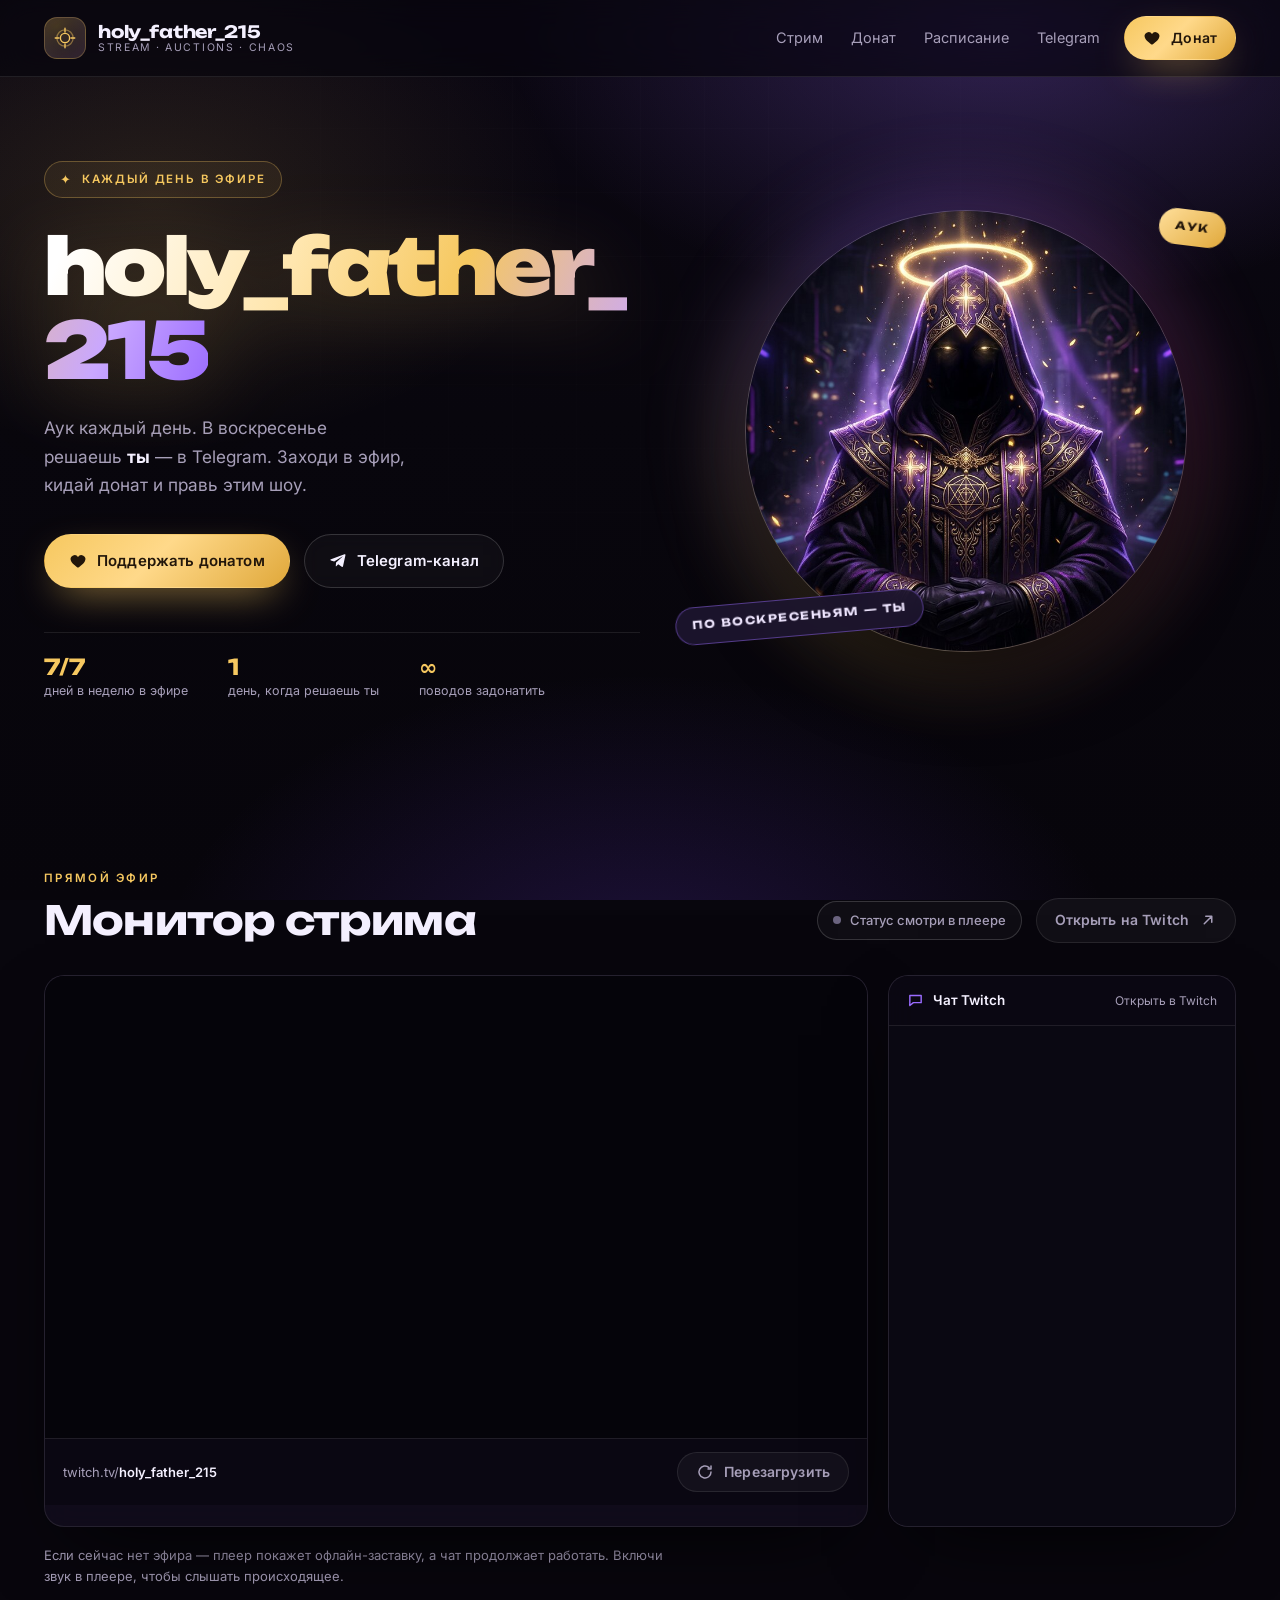
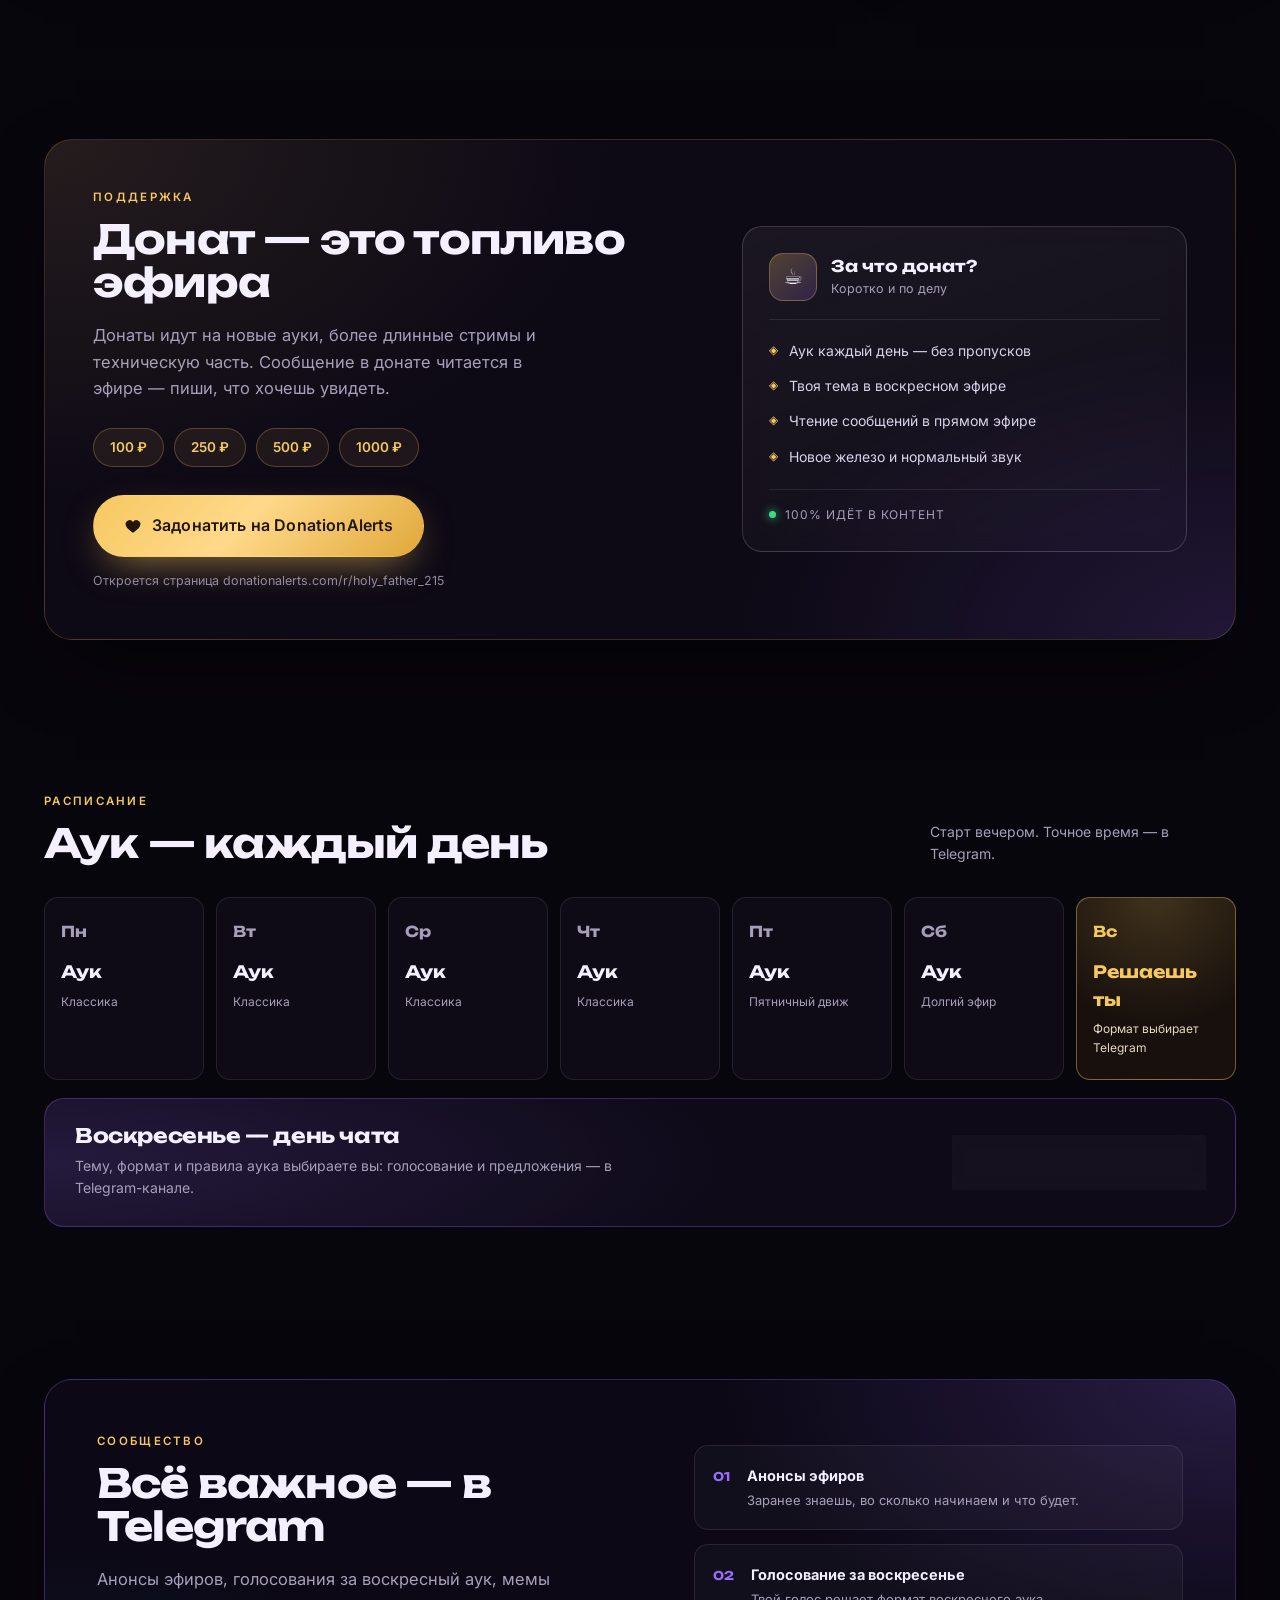
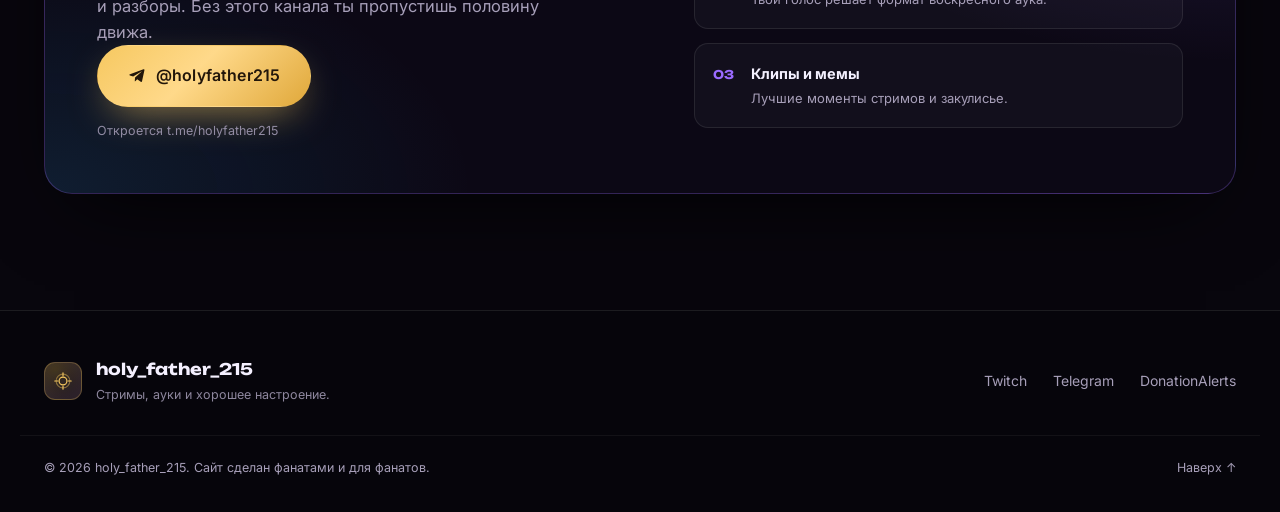
<file: index.html>
<!DOCTYPE html>
<html lang="ru">
<head>
  <meta charset="UTF-8" />
  <meta name="viewport" content="width=device-width, initial-scale=1.0" />
  <title>holy_father_215 — стримы, ауки и донат</title>
  <meta name="description" content="Официальный сайт стримера holy_father_215: прямой эфир Twitch, чат, донат и расписание ауков. Каждый день в эфире, по воскресеньям решаешь ты — в Telegram." />
  <meta name="theme-color" content="#0a0710" />
  <link rel="icon" href="favicon.svg" type="image/svg+xml" />

  <meta property="og:type" content="website" />
  <meta property="og:title" content="holy_father_215 — стримы, ауки и донат" />
  <meta property="og:description" content="Прямой эфир на Twitch, чат, донат и расписание ауков. По воскресеньям решаешь ты — в Telegram." />

  <link rel="preconnect" href="https://fonts.googleapis.com" />
  <link rel="preconnect" href="https://fonts.gstatic.com" crossorigin />
  <link href="https://fonts.googleapis.com/css2?family=Unbounded:wght@500;700;900&family=Inter:wght@400;500;600;700&display=swap" rel="stylesheet" />
  <link rel="stylesheet" href="styles.css" />
</head>
<body>
  <div class="bg-glow" aria-hidden="true"></div>
  <div class="bg-grid" aria-hidden="true"></div>

  <!-- ================= HEADER ================= -->
  <header class="site-header" id="top">
    <div class="container header-inner">
      <a class="brand" href="#top" aria-label="holy_father_215 — на главную">
        <span class="brand-mark" aria-hidden="true">
          <svg viewBox="0 0 48 48" role="img">
            <circle cx="24" cy="24" r="15" fill="none" stroke="currentColor" stroke-width="2.5" opacity=".45"/>
            <circle cx="24" cy="24" r="8.5" fill="none" stroke="currentColor" stroke-width="2.5"/>
            <path d="M24 6v7M24 35v7M6 24h7M35 24h7" stroke="currentColor" stroke-width="2.5" stroke-linecap="round"/>
          </svg>
        </span>
        <span class="brand-text">
          <span class="brand-name">holy_father_215</span>
          <span class="brand-sub">stream · auctions · chaos</span>
        </span>
      </a>

      <nav class="nav" aria-label="Основная навигация">
        <a href="#stream">Стрим</a>
        <a href="#donate">Донат</a>
        <a href="#schedule">Расписание</a>
        <a href="#telegram">Telegram</a>
      </nav>

      <div class="header-actions">
        <span class="live-pill" id="livePill" hidden>
          <span class="live-dot" aria-hidden="true"></span> LIVE
        </span>
        <a class="btn btn-primary btn-sm" href="https://www.donationalerts.com/r/holy_father_215" target="_blank" rel="noopener">
          <svg viewBox="0 0 24 24" aria-hidden="true"><path d="M12 21s-7.5-4.7-9.3-9A5.4 5.4 0 0 1 12 6.6 5.4 5.4 0 0 1 21.3 12c-1.8 4.3-9.3 9-9.3 9Z" fill="currentColor"/></svg>
          Донат
        </a>
        <button class="burger" id="burger" aria-label="Открыть меню" aria-expanded="false" aria-controls="mobileNav">
          <span></span><span></span><span></span>
        </button>
      </div>
    </div>

    <div class="mobile-nav" id="mobileNav" hidden>
      <a href="#stream">Стрим</a>
      <a href="#donate">Донат</a>
      <a href="#schedule">Расписание</a>
      <a href="#telegram">Telegram</a>
    </div>
  </header>

  <main>
    <!-- ================= HERO ================= -->
    <section class="hero">
      <div class="container hero-inner">
        <div class="hero-copy">
          <p class="eyebrow"><span class="spark" aria-hidden="true">✦</span> каждый день в эфире</p>
          <h1 class="hero-title">
            <span class="grad">holy_father_215</span>
          </h1>
          <p class="hero-lead">
            Аук каждый день. В воскресенье решаешь <strong>ты</strong> — в Telegram.
            Заходи в эфир, кидай донат и правь этим шоу.
          </p>

          <div class="hero-cta">
            <a class="btn btn-primary" href="https://www.donationalerts.com/r/holy_father_215" target="_blank" rel="noopener">
              <svg viewBox="0 0 24 24" aria-hidden="true"><path d="M12 21s-7.5-4.7-9.3-9A5.4 5.4 0 0 1 12 6.6 5.4 5.4 0 0 1 21.3 12c-1.8 4.3-9.3 9-9.3 9Z" fill="currentColor"/></svg>
              Поддержать донатом
            </a>
            <a class="btn btn-ghost" href="https://t.me/holyfather215" target="_blank" rel="noopener">
              <svg viewBox="0 0 24 24" aria-hidden="true"><path d="M21.9 4.3 18.7 19c-.2 1-.9 1.3-1.7.8l-4.7-3.5-2.3 2.2c-.3.3-.5.5-1 .5l.4-4.9 8.5-7.7c.4-.3-.1-.5-.6-.2L6.9 12.6 2.5 11.2c-1-.3-1-1 .2-1.4L20.6 3c.8-.3 1.5.2 1.3 1.3Z" fill="currentColor"/></svg>
              Telegram-канал
            </a>
          </div>

          <ul class="hero-facts">
            <li><strong>7/7</strong><span>дней в неделю в эфире</span></li>
            <li><strong>1</strong><span>день, когда решаешь ты</span></li>
            <li><strong>∞</strong><span>поводов задонатить</span></li>
          </ul>
        </div>

        <div class="hero-art" aria-hidden="true">
          <div class="halo"></div>
          <img class="hero-avatar" src="assets/holy-father.jpg" alt="" width="640" height="640" loading="eager" />
          <div class="chip chip-1">АУК</div>
          <div class="chip chip-2">ПО ВОСКРЕСЕНЬЯМ — ТЫ</div>
        </div>
      </div>
    </section>

    <!-- ================= STREAM ================= -->
    <section class="section" id="stream">
      <div class="container">
        <div class="section-head">
          <div>
            <p class="section-kicker">Прямой эфир</p>
            <h2 class="section-title">Монитор стрима</h2>
          </div>
          <div class="section-aside">
            <span class="status" id="statusBadge" data-state="idle">
              <span class="status-dot" aria-hidden="true"></span>
              <span id="statusText">Проверяем эфир…</span>
            </span>
            <a class="btn btn-quiet btn-sm" href="https://www.twitch.tv/holy_father_215" target="_blank" rel="noopener">
              Открыть на Twitch
              <svg viewBox="0 0 24 24" aria-hidden="true"><path d="M7 17 17 7M9 7h8v8" fill="none" stroke="currentColor" stroke-width="2" stroke-linecap="round" stroke-linejoin="round"/></svg>
            </a>
          </div>
        </div>

        <div class="stream-grid">
          <div class="player-card">
            <div class="player-frame" id="playerFrame">
              <div class="player-skeleton" id="playerSkeleton" aria-hidden="true">
                <div class="skeleton-halo"></div>
                <p>Загружаем плеер Twitch…</p>
              </div>
              <iframe
                id="twitchPlayer"
                title="Стрим holy_father_215 на Twitch"
                src="about:blank"
                allowfullscreen
                scrolling="no"
                frameborder="0"></iframe>
            </div>
            <div class="player-bar">
              <div class="player-meta">
                <span class="live-pill small" id="livePillBar" hidden>
                  <span class="live-dot" aria-hidden="true"></span> LIVE
                </span>
                <span class="muted">twitch.tv/<strong>holy_father_215</strong></span>
              </div>
              <button class="btn btn-quiet btn-sm" id="reloadPlayer" type="button">
                <svg viewBox="0 0 24 24" aria-hidden="true"><path d="M20 12a8 8 0 1 1-2.6-5.9M20 4v4h-4" fill="none" stroke="currentColor" stroke-width="2" stroke-linecap="round" stroke-linejoin="round"/></svg>
                Перезагрузить
              </button>
            </div>
          </div>

          <div class="chat-card">
            <div class="chat-head">
              <span class="chat-title">
                <svg viewBox="0 0 24 24" aria-hidden="true"><path d="M4 5h16v10H9l-5 4V5Z" fill="none" stroke="currentColor" stroke-width="2" stroke-linejoin="round"/></svg>
                Чат Twitch
              </span>
              <a class="chat-link" href="https://www.twitch.tv/holy_father_215" target="_blank" rel="noopener">Открыть в Twitch</a>
            </div>
            <div class="chat-frame">
              <div class="chat-skeleton" id="chatSkeleton" aria-hidden="true">
                <span class="chat-line w70"></span>
                <span class="chat-line w45"></span>
                <span class="chat-line w85"></span>
                <span class="chat-line w60"></span>
                <span class="chat-line w75"></span>
                <span class="chat-line w40"></span>
              </div>
              <iframe
                id="twitchChat"
                title="Чат стрима holy_father_215"
                src="about:blank"
                height="500"
                scrolling="no"
                frameborder="0"></iframe>
            </div>
          </div>
        </div>

        <noscript>
          <p class="stream-note">
            Для встроенного плеера и чата нужен JavaScript. Смотреть стрим можно напрямую:
            <a href="https://www.twitch.tv/holy_father_215" target="_blank" rel="noopener">twitch.tv/holy_father_215</a>.
          </p>
        </noscript>

        <p class="stream-note">
          Если сейчас нет эфира — плеер покажет офлайн-заставку, а чат продолжает работать.
          Включи звук в плеере, чтобы слышать происходящее.
        </p>
      </div>
    </section>

    <!-- ================= DONATE ================= -->
    <section class="section" id="donate">
      <div class="container">
        <div class="donate-grid">
          <div class="donate-copy">
            <p class="section-kicker">Поддержка</p>
            <h2 class="section-title">Донат — это топливо эфира</h2>
            <p class="lead">
              Донаты идут на новые ауки, более длинные стримы и техническую часть.
              Сообщение в донате читается в эфире — пиши, что хочешь увидеть.
            </p>

            <div class="donate-amounts" aria-hidden="true">
              <span>100 ₽</span>
              <span>250 ₽</span>
              <span>500 ₽</span>
              <span>1000 ₽</span>
            </div>

            <a class="btn btn-primary btn-lg" href="https://www.donationalerts.com/r/holy_father_215" target="_blank" rel="noopener">
              <svg viewBox="0 0 24 24" aria-hidden="true"><path d="M12 21s-7.5-4.7-9.3-9A5.4 5.4 0 0 1 12 6.6 5.4 5.4 0 0 1 21.3 12c-1.8 4.3-9.3 9-9.3 9Z" fill="currentColor"/></svg>
              Задонатить на DonationAlerts
            </a>
            <p class="tiny">Откроется страница donationalerts.com/r/holy_father_215</p>
          </div>

          <div class="donate-card">
            <div class="donate-card-top">
              <span class="donate-emoji" aria-hidden="true">☕</span>
              <div>
                <p class="donate-card-title">За что донат?</p>
                <p class="donate-card-sub">Коротко и по делу</p>
              </div>
            </div>
            <ul class="donate-list">
              <li><span aria-hidden="true">◈</span> Аук каждый день — без пропусков</li>
              <li><span aria-hidden="true">◈</span> Твоя тема в воскресном эфире</li>
              <li><span aria-hidden="true">◈</span> Чтение сообщений в прямом эфире</li>
              <li><span aria-hidden="true">◈</span> Новое железо и нормальный звук</li>
            </ul>
            <div class="donate-card-footer">
              <span class="pulse-dot" aria-hidden="true"></span>
              100% идёт в контент
            </div>
          </div>
        </div>
      </div>
    </section>

    <!-- ================= SCHEDULE ================= -->
    <section class="section" id="schedule">
      <div class="container">
        <div class="section-head">
          <div>
            <p class="section-kicker">Расписание</p>
            <h2 class="section-title">Аук — каждый день</h2>
          </div>
          <p class="section-aside-text">Старт вечером. Точное время — в Telegram.</p>
        </div>

        <div class="week">
          <article class="day">
            <p class="day-name">Пн</p>
            <p class="day-tag">Аук</p>
            <p class="day-note">Классика</p>
          </article>
          <article class="day">
            <p class="day-name">Вт</p>
            <p class="day-tag">Аук</p>
            <p class="day-note">Классика</p>
          </article>
          <article class="day">
            <p class="day-name">Ср</p>
            <p class="day-tag">Аук</p>
            <p class="day-note">Классика</p>
          </article>
          <article class="day">
            <p class="day-name">Чт</p>
            <p class="day-tag">Аук</p>
            <p class="day-note">Классика</p>
          </article>
          <article class="day">
            <p class="day-name">Пт</p>
            <p class="day-tag">Аук</p>
            <p class="day-note">Пятничный движ</p>
          </article>
          <article class="day">
            <p class="day-name">Сб</p>
            <p class="day-tag">Аук</p>
            <p class="day-note">Долгий эфир</p>
          </article>
          <article class="day day-special">
            <p class="day-name">Вс</p>
            <p class="day-tag">Решаешь ты</p>
            <p class="day-note">Формат выбирает Telegram</p>
          </article>
        </div>

        <div class="sunday-banner">
          <div class="sunday-text">
            <h3>Воскресенье — день чата</h3>
            <p>Тему, формат и правила аука выбираете вы: голосование и предложения — в Telegram-канале.</p>
          </div>
          <a class="btn btn-ghost" href="https://t.me/holyfather215" target="_blank" rel="noopener">
            <svg viewBox="0 0 24 24" aria-hidden="true"><path d="M21.9 4.3 18.7 19c-.2 1-.9 1.3-1.7.8l-4.7-3.5-2.3 2.2c-.3.3-.5.5-1 .5l.4-4.9 8.5-7.7c.4-.3-.1-.5-.6-.2L6.9 12.6 2.5 11.2c-1-.3-1-1 .2-1.4L20.6 3c.8-.3 1.5.2 1.3 1.3Z" fill="currentColor"/></svg>
            Голосовать в Telegram
          </a>
        </div>
      </div>
    </section>

    <!-- ================= TELEGRAM ================= -->
    <section class="section" id="telegram">
      <div class="container">
        <div class="telegram-card">
          <div class="telegram-copy">
            <p class="section-kicker">Сообщество</p>
            <h2 class="section-title">Всё важное — в Telegram</h2>
            <p class="lead">
              Анонсы эфиров, голосования за воскресный аук, мемы и разборы.
              Без этого канала ты пропустишь половину движа.
            </p>
            <a class="btn btn-primary btn-lg" href="https://t.me/holyfather215" target="_blank" rel="noopener">
              <svg viewBox="0 0 24 24" aria-hidden="true"><path d="M21.9 4.3 18.7 19c-.2 1-.9 1.3-1.7.8l-4.7-3.5-2.3 2.2c-.3.3-.5.5-1 .5l.4-4.9 8.5-7.7c.4-.3-.1-.5-.6-.2L6.9 12.6 2.5 11.2c-1-.3-1-1 .2-1.4L20.6 3c.8-.3 1.5.2 1.3 1.3Z" fill="currentColor"/></svg>
              @holyfather215
            </a>
            <p class="tiny">Откроется t.me/holyfather215</p>
          </div>
          <ul class="telegram-points">
            <li>
              <span class="point-icon" aria-hidden="true">01</span>
              <div>
                <strong>Анонсы эфиров</strong>
                <p>Заранее знаешь, во сколько начинаем и что будет.</p>
              </div>
            </li>
            <li>
              <span class="point-icon" aria-hidden="true">02</span>
              <div>
                <strong>Голосование за воскресенье</strong>
                <p>Твой голос решает формат воскресного аука.</p>
              </div>
            </li>
            <li>
              <span class="point-icon" aria-hidden="true">03</span>
              <div>
                <strong>Клипы и мемы</strong>
                <p>Лучшие моменты стримов и закулисье.</p>
              </div>
            </li>
          </ul>
        </div>
      </div>
    </section>
  </main>

  <!-- ================= FOOTER ================= -->
  <footer class="site-footer">
    <div class="container footer-inner">
      <div class="footer-brand">
        <span class="brand-mark small" aria-hidden="true">
          <svg viewBox="0 0 48 48">
            <circle cx="24" cy="24" r="15" fill="none" stroke="currentColor" stroke-width="2.5" opacity=".45"/>
            <circle cx="24" cy="24" r="8.5" fill="none" stroke="currentColor" stroke-width="2.5"/>
            <path d="M24 6v7M24 35v7M6 24h7M35 24h7" stroke="currentColor" stroke-width="2.5" stroke-linecap="round"/>
          </svg>
        </span>
        <div>
          <p class="footer-name">holy_father_215</p>
          <p class="tiny">Стримы, ауки и хорошее настроение.</p>
        </div>
      </div>

      <nav class="footer-links" aria-label="Ссылки">
        <a href="https://www.twitch.tv/holy_father_215" target="_blank" rel="noopener">Twitch</a>
        <a href="https://t.me/holyfather215" target="_blank" rel="noopener">Telegram</a>
        <a href="https://www.donationalerts.com/r/holy_father_215" target="_blank" rel="noopener">DonationAlerts</a>
      </nav>
    </div>
    <div class="container footer-bottom">
      <p>© <span id="year">2026</span> holy_father_215. Сайт сделан фанатами и для фанатов.</p>
      <a href="#top" class="to-top">Наверх ↑</a>
    </div>
  </footer>

  <script src="script.js" defer></script>
</body>
</html>
</file>
<file: styles.css>
/* ============================================================
   holy_father_215 — site styles
   ============================================================ */

:root {
  --bg: #08060d;
  --bg-soft: #0e0a17;
  --panel: rgba(20, 15, 32, 0.72);
  --panel-solid: #130e20;
  --line: rgba(255, 255, 255, 0.09);
  --line-strong: rgba(255, 255, 255, 0.16);
  --text: #f4f0ff;
  --muted: #a79fb9;
  --gold: #f6c860;
  --gold-deep: #e0a83a;
  --violet: #9a6bff;
  --violet-deep: #6d3ce0;
  --pink: #ff5db1;
  --green: #3ddc84;
  --radius: 20px;
  --radius-sm: 14px;
  --container: 1240px;
  --font-display: "Unbounded", "Trebuchet MS", system-ui, sans-serif;
  --font-body: "Inter", system-ui, -apple-system, "Segoe UI", Roboto, sans-serif;
  --shadow-lg: 0 30px 80px -30px rgba(0, 0, 0, 0.9);
}

* { box-sizing: border-box; }

html {
  scroll-behavior: smooth;
  scroll-padding-top: 96px;
}

body {
  margin: 0;
  background: var(--bg);
  color: var(--text);
  font-family: var(--font-body);
  font-size: 16px;
  line-height: 1.6;
  -webkit-font-smoothing: antialiased;
  overflow-x: hidden;
}

img { max-width: 100%; display: block; }

a { color: inherit; text-decoration: none; }

h1, h2, h3 {
  font-family: var(--font-display);
  line-height: 1.08;
  letter-spacing: -0.02em;
  margin: 0;
  font-weight: 700;
}

p { margin: 0; }

.container {
  width: 100%;
  max-width: var(--container);
  margin: 0 auto;
  padding: 0 24px;
}

/* ---------- background decor ---------- */

.bg-glow {
  position: fixed;
  inset: 0;
  z-index: -3;
  pointer-events: none;
  background:
    radial-gradient(58% 46% at 78% 4%, rgba(154, 107, 255, 0.26), transparent 66%),
    radial-gradient(46% 40% at 12% 22%, rgba(246, 200, 96, 0.12), transparent 70%),
    radial-gradient(52% 46% at 50% 108%, rgba(109, 60, 224, 0.22), transparent 72%),
    linear-gradient(180deg, #0b0713 0%, #08060d 46%, #07050b 100%);
}

.bg-grid {
  position: fixed;
  inset: 0;
  z-index: -2;
  pointer-events: none;
  opacity: 0.35;
  background-image:
    linear-gradient(rgba(255, 255, 255, 0.045) 1px, transparent 1px),
    linear-gradient(90deg, rgba(255, 255, 255, 0.045) 1px, transparent 1px);
  background-size: 64px 64px;
  mask-image: radial-gradient(circle at 50% 20%, #000 0%, transparent 78%);
  -webkit-mask-image: radial-gradient(circle at 50% 20%, #000 0%, transparent 78%);
}

/* ---------- buttons ---------- */

.btn {
  --btn-bg: transparent;
  display: inline-flex;
  align-items: center;
  justify-content: center;
  gap: 10px;
  padding: 14px 24px;
  border-radius: 999px;
  border: 1px solid var(--line-strong);
  background: var(--btn-bg);
  font-family: var(--font-body);
  font-size: 15px;
  font-weight: 600;
  letter-spacing: 0.01em;
  color: var(--text);
  cursor: pointer;
  transition: transform 0.18s ease, box-shadow 0.25s ease, background 0.25s ease, border-color 0.25s ease;
  white-space: nowrap;
}

.btn svg { width: 18px; height: 18px; flex: none; }

.btn:hover { transform: translateY(-2px); }
.btn:active { transform: translateY(0) scale(0.99); }

.btn-primary {
  --btn-bg: linear-gradient(135deg, var(--gold) 0%, #ffd98a 45%, var(--gold-deep) 100%);
  color: #22160a;
  border-color: transparent;
  box-shadow: 0 14px 40px -14px rgba(246, 200, 96, 0.7);
}

.btn-primary:hover {
  box-shadow: 0 20px 46px -14px rgba(246, 200, 96, 0.85);
}

.btn-ghost {
  background: rgba(255, 255, 255, 0.03);
  border-color: var(--line-strong);
  backdrop-filter: blur(8px);
}

.btn-ghost:hover {
  background: rgba(255, 255, 255, 0.07);
  border-color: rgba(255, 255, 255, 0.3);
}

.btn-quiet {
  background: rgba(255, 255, 255, 0.04);
  border-color: var(--line);
  color: var(--muted);
  font-size: 13px;
  padding: 9px 16px;
}

.btn-quiet:hover { color: var(--text); background: rgba(255, 255, 255, 0.08); }

.btn-sm { padding: 10px 18px; font-size: 14px; }
.btn-lg { padding: 17px 30px; font-size: 16px; }

/* ---------- header ---------- */

.site-header {
  position: sticky;
  top: 0;
  z-index: 60;
  backdrop-filter: blur(16px) saturate(140%);
  -webkit-backdrop-filter: blur(16px) saturate(140%);
  background: rgba(8, 6, 13, 0.72);
  border-bottom: 1px solid var(--line);
}

.header-inner {
  display: flex;
  align-items: center;
  gap: 24px;
  height: 76px;
}

.brand {
  display: inline-flex;
  align-items: center;
  gap: 12px;
  flex: none;
}

.brand-mark {
  width: 42px;
  height: 42px;
  display: grid;
  place-items: center;
  border-radius: 13px;
  color: var(--gold);
  background: radial-gradient(circle at 30% 20%, rgba(246, 200, 96, 0.22), rgba(154, 107, 255, 0.12));
  border: 1px solid rgba(246, 200, 96, 0.32);
  box-shadow: inset 0 0 22px rgba(246, 200, 96, 0.12);
}

.brand-mark svg { width: 26px; height: 26px; }
.brand-mark.small { width: 38px; height: 38px; border-radius: 11px; flex: none; }
.brand-mark.small svg { width: 22px; height: 22px; }

.brand-text { display: flex; flex-direction: column; line-height: 1.15; }

.brand-name {
  font-family: var(--font-display);
  font-weight: 700;
  font-size: 17px;
  letter-spacing: -0.01em;
}

.brand-sub {
  font-size: 10.5px;
  text-transform: uppercase;
  letter-spacing: 0.16em;
  color: var(--muted);
}

.nav {
  display: flex;
  align-items: center;
  gap: 28px;
  margin-left: auto;
  font-size: 14.5px;
  color: var(--muted);
}

.nav a { position: relative; padding: 6px 0; transition: color 0.2s ease; }
.nav a::after {
  content: "";
  position: absolute;
  left: 0;
  bottom: 0;
  height: 1.5px;
  width: 0;
  background: var(--gold);
  transition: width 0.25s ease;
}
.nav a:hover { color: var(--text); }
.nav a:hover::after { width: 100%; }

.header-actions { display: flex; align-items: center; gap: 12px; }

.live-pill {
  display: inline-flex;
  align-items: center;
  gap: 8px;
  padding: 6px 12px;
  border-radius: 999px;
  font-size: 10.5px;
  font-weight: 700;
  letter-spacing: 0.18em;
  text-transform: uppercase;
  color: #ffd9e6;
  background: rgba(255, 93, 177, 0.12);
  border: 1px solid rgba(255, 93, 177, 0.4);
}

.live-pill.small { font-size: 9.5px; padding: 4px 9px; letter-spacing: 0.14em; }

/* hidden должен побеждать display: inline-flex */
.live-pill[hidden] { display: none !important; }
.status[hidden] { display: none !important; }

.live-dot,
.pulse-dot {
  width: 7px;
  height: 7px;
  border-radius: 50%;
  background: var(--pink);
  box-shadow: 0 0 0 0 rgba(255, 93, 177, 0.7);
  animation: pulse 1.8s infinite;
  flex: none;
}

@keyframes pulse {
  0% { box-shadow: 0 0 0 0 rgba(255, 93, 177, 0.6); }
  70% { box-shadow: 0 0 0 9px rgba(255, 93, 177, 0); }
  100% { box-shadow: 0 0 0 0 rgba(255, 93, 177, 0); }
}

.burger {
  display: none;
  flex-direction: column;
  justify-content: center;
  gap: 5px;
  width: 42px;
  height: 42px;
  padding: 0 10px;
  border-radius: 12px;
  border: 1px solid var(--line-strong);
  background: rgba(255, 255, 255, 0.04);
  cursor: pointer;
}

.burger span {
  display: block;
  height: 2px;
  width: 100%;
  border-radius: 2px;
  background: var(--text);
  transition: transform 0.25s ease, opacity 0.2s ease;
}

.burger[aria-expanded="true"] span:nth-child(1) { transform: translateY(7px) rotate(45deg); }
.burger[aria-expanded="true"] span:nth-child(2) { opacity: 0; }
.burger[aria-expanded="true"] span:nth-child(3) { transform: translateY(-7px) rotate(-45deg); }

.mobile-nav {
  display: none;
  flex-direction: column;
  padding: 10px 24px 22px;
  gap: 4px;
  border-top: 1px solid var(--line);
  background: rgba(8, 6, 13, 0.97);
}

.mobile-nav a {
  padding: 12px 0;
  font-size: 16px;
  color: var(--muted);
  border-bottom: 1px solid rgba(255, 255, 255, 0.05);
}
.mobile-nav a:last-child { border-bottom: 0; color: var(--gold); }

/* ---------- hero ---------- */

.hero { position: relative; padding: 84px 0 92px; }

.hero-inner {
  display: grid;
  grid-template-columns: minmax(0, 1.05fr) minmax(0, 0.95fr);
  gap: 56px;
  align-items: center;
}

.eyebrow {
  display: inline-flex;
  align-items: center;
  gap: 9px;
  padding: 7px 15px;
  border-radius: 999px;
  border: 1px solid rgba(246, 200, 96, 0.3);
  background: rgba(246, 200, 96, 0.07);
  color: var(--gold);
  font-size: 11.5px;
  font-weight: 600;
  letter-spacing: 0.16em;
  text-transform: uppercase;
  margin-bottom: 26px;
}

.spark { font-size: 13px; }

.hero-title {
  font-size: clamp(40px, 7vw, 78px);
  font-weight: 900;
  letter-spacing: -0.045em;
  margin-bottom: 22px;
}

.grad {
  background: linear-gradient(112deg, #fff 4%, #ffe6ae 34%, var(--gold) 56%, #c9a7ff 84%, var(--violet));
  -webkit-background-clip: text;
  background-clip: text;
  color: transparent;
  filter: drop-shadow(0 12px 40px rgba(246, 200, 96, 0.22));
  word-break: break-word;
}

.hero-lead {
  font-size: clamp(15.5px, 1.35vw, 18.5px);
  color: var(--muted);
  max-width: 33ch;
  line-height: 1.65;
}

.hero-lead strong { color: var(--text); }

.hero-cta {
  display: flex;
  flex-wrap: wrap;
  gap: 14px;
  margin-top: 34px;
}

.hero-facts {
  display: flex;
  flex-wrap: wrap;
  gap: 14px 40px;
  margin: 44px 0 0;
  padding: 22px 0 0;
  list-style: none;
  border-top: 1px solid var(--line);
}

.hero-facts li { display: flex; flex-direction: column; gap: 2px; }

.hero-facts strong {
  font-family: var(--font-display);
  font-size: 22px;
  font-weight: 700;
  color: var(--gold);
  line-height: 1.1;
}

.hero-facts span { font-size: 12.5px; color: var(--muted); }

/* hero art */

.hero-art {
  position: relative;
  aspect-ratio: 1 / 1;
  display: grid;
  place-items: center;
  isolation: isolate;
}

.halo {
  position: absolute;
  inset: 6%;
  border-radius: 50%;
  background:
    conic-gradient(from 210deg, rgba(246, 200, 96, 0.55), rgba(154, 107, 255, 0.5), rgba(255, 93, 177, 0.35), rgba(246, 200, 96, 0.55));
  filter: blur(42px);
  opacity: 0.6;
  animation: spin 22s linear infinite;
  z-index: -1;
}

@keyframes spin { to { transform: rotate(360deg); } }

.hero-avatar {
  width: 82%;
  height: auto;
  aspect-ratio: 1 / 1;
  object-fit: cover;
  border-radius: 50%;
  border: 1px solid rgba(255, 255, 255, 0.2);
  box-shadow: 0 40px 90px -30px rgba(0, 0, 0, 0.95), inset 0 0 0 1px rgba(255, 255, 255, 0.06);
  animation: float 9s ease-in-out infinite;
}

@keyframes float {
  0%, 100% { transform: translateY(0); }
  50% { transform: translateY(-14px); }
}

.chip {
  position: absolute;
  padding: 9px 16px;
  border-radius: 999px;
  font-family: var(--font-display);
  font-size: 11px;
  font-weight: 700;
  letter-spacing: 0.14em;
  text-transform: uppercase;
  backdrop-filter: blur(12px);
  box-shadow: var(--shadow-lg);
}

.chip-1 {
  top: 9%;
  right: 2%;
  color: #22160a;
  background: linear-gradient(135deg, #ffdf9b, var(--gold-deep));
  transform: rotate(7deg);
  animation: float 7s ease-in-out infinite;
}

.chip-2 {
  bottom: 12%;
  left: -4%;
  color: #efe6ff;
  background: rgba(28, 20, 46, 0.9);
  border: 1px solid rgba(154, 107, 255, 0.45);
  transform: rotate(-5deg);
  animation: float 8s ease-in-out infinite 0.6s;
}

/* ---------- sections ---------- */

.section { padding: 76px 0; }

.section-head {
  display: flex;
  align-items: flex-end;
  justify-content: space-between;
  flex-wrap: wrap;
  gap: 20px;
  margin-bottom: 32px;
}

.section-kicker {
  font-size: 11.5px;
  font-weight: 600;
  letter-spacing: 0.2em;
  text-transform: uppercase;
  color: var(--gold);
  margin-bottom: 12px;
}

.section-title {
  font-size: clamp(26px, 3.4vw, 40px);
  font-weight: 700;
}

.section-aside {
  display: flex;
  align-items: center;
  gap: 14px;
  flex-wrap: wrap;
}

.section-aside-text { font-size: 14px; color: var(--muted); max-width: 34ch; }

.lead {
  font-size: 16.5px;
  color: var(--muted);
  max-width: 46ch;
  margin-top: 18px;
}

.tiny { font-size: 12.5px; color: var(--muted); opacity: 0.85; margin-top: 14px; }

/* status badge */

.status {
  display: inline-flex;
  align-items: center;
  gap: 9px;
  padding: 8px 15px;
  border-radius: 999px;
  font-size: 13px;
  font-weight: 500;
  color: var(--muted);
  border: 1px solid var(--line-strong);
  background: rgba(255, 255, 255, 0.03);
}

.status-dot {
  width: 8px;
  height: 8px;
  border-radius: 50%;
  background: #6b6480;
  flex: none;
  transition: background 0.3s ease;
}

.status[data-state="live"] { color: #ffd9e6; border-color: rgba(255, 93, 177, 0.42); background: rgba(255, 93, 177, 0.1); }
.status[data-state="live"] .status-dot { background: var(--pink); animation: pulse 1.8s infinite; }
.status[data-state="offline"] .status-dot { background: #6b6480; }
.status[data-state="error"] .status-dot { background: #f5a35b; }

/* ---------- stream ---------- */

.stream-grid {
  display: grid;
  grid-template-columns: minmax(0, 1fr) 348px;
  gap: 20px;
  align-items: stretch;
}

.player-card,
.chat-card {
  border-radius: var(--radius);
  border: 1px solid var(--line);
  background: var(--panel);
  backdrop-filter: blur(14px);
  overflow: hidden;
  box-shadow: var(--shadow-lg);
}

.player-frame {
  position: relative;
  aspect-ratio: 16 / 9;
  width: 100%;
  background: #05040a;
}

.player-frame iframe {
  position: absolute;
  inset: 0;
  width: 100%;
  height: 100%;
  border: 0;
  z-index: 2;
}

.player-skeleton {
  position: absolute;
  inset: 0;
  z-index: 1;
  display: grid;
  place-items: center;
  gap: 14px;
  align-content: center;
  color: var(--muted);
  font-size: 13px;
  background:
    radial-gradient(60% 60% at 50% 40%, rgba(154, 107, 255, 0.16), transparent 70%),
    #07050e;
}

.skeleton-halo {
  width: 64px;
  height: 64px;
  border-radius: 50%;
  border: 2px solid rgba(246, 200, 96, 0.35);
  border-top-color: var(--gold);
  animation: spin 1.1s linear infinite;
}

.player-bar {
  display: flex;
  align-items: center;
  justify-content: space-between;
  gap: 16px;
  padding: 13px 18px;
  border-top: 1px solid var(--line);
  background: rgba(9, 7, 15, 0.7);
}

.player-meta { display: flex; align-items: center; gap: 12px; font-size: 13px; }
.muted { color: var(--muted); }
.muted strong { color: var(--text); font-weight: 600; }

.chat-card { display: flex; flex-direction: column; }

.chat-head {
  display: flex;
  align-items: center;
  justify-content: space-between;
  gap: 12px;
  padding: 14px 18px;
  border-bottom: 1px solid var(--line);
  background: rgba(9, 7, 15, 0.7);
}

.chat-title {
  display: inline-flex;
  align-items: center;
  gap: 9px;
  font-size: 13.5px;
  font-weight: 600;
  color: var(--text);
}

.chat-title svg { width: 17px; height: 17px; color: var(--violet); }

.chat-link { font-size: 12px; color: var(--muted); transition: color 0.2s ease; }
.chat-link:hover { color: var(--gold); }

.chat-frame {
  position: relative;
  flex: 1;
  min-height: 500px;
  background: #0a0812;
}

.chat-frame iframe {
  position: absolute;
  inset: 0;
  width: 100%;
  height: 100%;
  border: 0;
  z-index: 2;
}

.chat-skeleton {
  position: absolute;
  inset: 0;
  z-index: 1;
  display: flex;
  flex-direction: column;
  gap: 16px;
  padding: 24px 20px;
}

.chat-line {
  height: 10px;
  border-radius: 6px;
  background: linear-gradient(90deg, rgba(255, 255, 255, 0.06), rgba(255, 255, 255, 0.12), rgba(255, 255, 255, 0.06));
  background-size: 200% 100%;
  animation: shimmer 1.6s linear infinite;
}

.chat-line.w40 { width: 40%; }
.chat-line.w45 { width: 45%; }
.chat-line.w60 { width: 60%; }
.chat-line.w70 { width: 70%; }
.chat-line.w75 { width: 75%; }
.chat-line.w85 { width: 85%; }

@keyframes shimmer {
  0% { background-position: 200% 0; }
  100% { background-position: -200% 0; }
}

.stream-note {
  margin-top: 18px;
  font-size: 13px;
  color: var(--muted);
  max-width: 78ch;
}

/* ---------- donate ---------- */

.donate-grid {
  display: grid;
  grid-template-columns: minmax(0, 1.15fr) minmax(0, 0.85fr);
  gap: 48px;
  align-items: center;
  padding: 48px;
  border-radius: 28px;
  border: 1px solid rgba(246, 200, 96, 0.18);
  background:
    radial-gradient(80% 120% at 0% 0%, rgba(246, 200, 96, 0.1), transparent 60%),
    radial-gradient(70% 100% at 100% 100%, rgba(154, 107, 255, 0.14), transparent 60%),
    rgba(16, 12, 26, 0.7);
  box-shadow: var(--shadow-lg);
}

.donate-amounts {
  display: flex;
  flex-wrap: wrap;
  gap: 10px;
  margin: 26px 0 28px;
}

.donate-amounts span {
  padding: 8px 16px;
  border-radius: 999px;
  font-size: 13.5px;
  font-weight: 600;
  color: var(--gold);
  background: rgba(246, 200, 96, 0.07);
  border: 1px solid rgba(246, 200, 96, 0.25);
}

.donate-card {
  padding: 26px;
  border-radius: var(--radius);
  border: 1px solid var(--line-strong);
  background: linear-gradient(160deg, rgba(255, 255, 255, 0.06), rgba(255, 255, 255, 0.015));
  backdrop-filter: blur(10px);
}

.donate-card-top {
  display: flex;
  align-items: center;
  gap: 14px;
  padding-bottom: 18px;
  border-bottom: 1px solid var(--line);
}

.donate-emoji {
  width: 48px;
  height: 48px;
  flex: none;
  display: grid;
  place-items: center;
  font-size: 22px;
  border-radius: 14px;
  background: linear-gradient(140deg, rgba(246, 200, 96, 0.25), rgba(154, 107, 255, 0.18));
  border: 1px solid rgba(246, 200, 96, 0.3);
}

.donate-card-title { font-family: var(--font-display); font-size: 16px; font-weight: 700; }
.donate-card-sub { font-size: 12.5px; color: var(--muted); }

.donate-list {
  list-style: none;
  margin: 20px 0;
  padding: 0;
  display: flex;
  flex-direction: column;
  gap: 13px;
  font-size: 14px;
  color: #d9d3ea;
}

.donate-list li { display: flex; gap: 11px; align-items: flex-start; }
.donate-list span { color: var(--gold); font-size: 12px; line-height: 1.7; }

.donate-card-footer {
  display: flex;
  align-items: center;
  gap: 9px;
  padding-top: 16px;
  border-top: 1px solid var(--line);
  font-size: 12px;
  letter-spacing: 0.08em;
  text-transform: uppercase;
  color: var(--muted);
}

.donate-card-footer .pulse-dot { background: var(--green); animation: none; box-shadow: 0 0 10px var(--green); }

/* ---------- schedule ---------- */

.week {
  display: grid;
  grid-template-columns: repeat(7, minmax(0, 1fr));
  gap: 12px;
}

.day {
  position: relative;
  padding: 22px 16px;
  border-radius: var(--radius-sm);
  border: 1px solid var(--line);
  background: rgba(20, 15, 32, 0.55);
  transition: transform 0.22s ease, border-color 0.22s ease, background 0.22s ease;
  overflow: hidden;
}

.day:hover {
  transform: translateY(-4px);
  border-color: rgba(255, 255, 255, 0.24);
  background: rgba(28, 21, 44, 0.8);
}

.day-name {
  font-family: var(--font-display);
  font-size: 15px;
  font-weight: 700;
  color: var(--muted);
  margin-bottom: 14px;
}

.day-tag {
  font-family: var(--font-display);
  font-size: 17px;
  font-weight: 700;
  color: var(--text);
  margin-bottom: 6px;
}

.day-note { font-size: 12px; color: var(--muted); }

.day-special {
  grid-column: span 1;
  border-color: rgba(246, 200, 96, 0.42);
  background:
    radial-gradient(120% 100% at 50% 0%, rgba(246, 200, 96, 0.18), transparent 70%),
    rgba(30, 22, 14, 0.7);
}

.day-special .day-name { color: var(--gold); }
.day-special .day-tag { color: var(--gold); }
.day-special .day-note { color: #e7d9bd; }

.sunday-banner {
  display: flex;
  align-items: center;
  justify-content: space-between;
  flex-wrap: wrap;
  gap: 22px;
  margin-top: 18px;
  padding: 26px 30px;
  border-radius: var(--radius);
  border: 1px solid rgba(154, 107, 255, 0.3);
  background:
    radial-gradient(90% 200% at 0% 50%, rgba(154, 107, 255, 0.16), transparent 65%),
    rgba(18, 13, 30, 0.7);
}

.sunday-text h3 { font-size: 20px; margin-bottom: 8px; }
.sunday-text p { font-size: 14px; color: var(--muted); max-width: 62ch; }

/* ---------- telegram ---------- */

.telegram-card {
  display: grid;
  grid-template-columns: minmax(0, 1.05fr) minmax(0, 0.95fr);
  gap: 56px;
  align-items: center;
  padding: 52px;
  border-radius: 28px;
  border: 1px solid rgba(154, 107, 255, 0.28);
  background:
    radial-gradient(70% 110% at 100% 0%, rgba(154, 107, 255, 0.2), transparent 62%),
    radial-gradient(60% 100% at 0% 100%, rgba(41, 161, 220, 0.14), transparent 60%),
    rgba(14, 10, 24, 0.75);
  box-shadow: var(--shadow-lg);
}

.telegram-points {
  list-style: none;
  margin: 0;
  padding: 0;
  display: flex;
  flex-direction: column;
  gap: 14px;
}

.telegram-points li {
  display: flex;
  gap: 16px;
  padding: 18px;
  border-radius: var(--radius-sm);
  border: 1px solid var(--line);
  background: rgba(255, 255, 255, 0.03);
  transition: border-color 0.22s ease, background 0.22s ease, transform 0.22s ease;
}

.telegram-points li:hover {
  transform: translateX(4px);
  border-color: rgba(154, 107, 255, 0.4);
  background: rgba(255, 255, 255, 0.055);
}

.point-icon {
  font-family: var(--font-display);
  font-size: 12px;
  font-weight: 700;
  color: var(--violet);
  padding-top: 3px;
  letter-spacing: 0.06em;
}

.telegram-points strong { display: block; font-size: 14.5px; margin-bottom: 3px; }
.telegram-points p { font-size: 13px; color: var(--muted); }

/* ---------- footer ---------- */

.site-footer {
  margin-top: 40px;
  padding: 46px 0 34px;
  border-top: 1px solid var(--line);
  background: rgba(6, 5, 10, 0.6);
}

.footer-inner {
  display: flex;
  align-items: center;
  justify-content: space-between;
  flex-wrap: wrap;
  gap: 24px;
  padding-bottom: 30px;
}

.footer-brand { display: flex; align-items: center; gap: 14px; }
.footer-name { font-family: var(--font-display); font-size: 16px; font-weight: 700; }
.footer-brand .tiny { margin-top: 2px; }

.footer-links { display: flex; flex-wrap: wrap; gap: 26px; font-size: 14px; color: var(--muted); }
.footer-links a:hover { color: var(--gold); }

.footer-bottom {
  display: flex;
  align-items: center;
  justify-content: space-between;
  flex-wrap: wrap;
  gap: 14px;
  padding-top: 22px;
  border-top: 1px solid rgba(255, 255, 255, 0.05);
  font-size: 12.5px;
  color: var(--muted);
}

.to-top { color: var(--muted); transition: color 0.2s ease; }
.to-top:hover { color: var(--gold); }

/* ---------- reveal animation ---------- */

.reveal {
  opacity: 0;
  transform: translateY(26px);
  transition: opacity 0.7s cubic-bezier(0.22, 1, 0.36, 1), transform 0.7s cubic-bezier(0.22, 1, 0.36, 1);
}

.reveal.in { opacity: 1; transform: none; }

@media (prefers-reduced-motion: reduce) {
  .reveal { opacity: 1; transform: none; transition: none; }
  .halo, .hero-avatar, .chip, .live-dot, .pulse-dot, .skeleton-halo, .chat-line { animation: none !important; }
  html { scroll-behavior: auto; }
}

/* ---------- responsive ---------- */

@media (max-width: 1080px) {
  .nav { display: none; }
  .burger { display: flex; }
  .mobile-nav { display: flex; }
  .mobile-nav[hidden] { display: none; }
  .header-inner { justify-content: space-between; }
  .header-actions { margin-left: auto; }

  .hero-inner { grid-template-columns: 1fr; gap: 48px; }
  .hero-copy { order: 1; }
  .hero-art { order: 2; max-width: 460px; margin: 0 auto; }
  .hero-lead { max-width: 52ch; }

  .stream-grid { grid-template-columns: 1fr; }
  .chat-frame { min-height: 460px; }

  .donate-grid, .telegram-card { grid-template-columns: 1fr; gap: 34px; padding: 36px; }

  .week { grid-template-columns: repeat(4, minmax(0, 1fr)); }
  .day-special { grid-column: span 2; }
}

@media (max-width: 720px) {
  .container { padding: 0 18px; }
  .hero { padding: 52px 0 64px; }
  .section { padding: 56px 0; }
  .hero-facts { gap: 18px 28px; }
  .hero-facts strong { font-size: 19px; }
  .brand-sub { display: none; }
  .header-actions .live-pill { display: none; }
  .chip-2 { left: 0; font-size: 9.5px; }
  .chip-1 { font-size: 9.5px; }

  .week { grid-template-columns: repeat(2, minmax(0, 1fr)); }
  .day-special { grid-column: span 2; }

  .donate-grid, .telegram-card { padding: 26px; border-radius: 22px; }
  .sunday-banner { padding: 22px; }
  .player-bar { flex-wrap: wrap; }

  .btn-lg { width: 100%; }
  .hero-cta .btn { width: 100%; }
  .footer-inner, .footer-bottom { flex-direction: column; align-items: flex-start; }
  .chat-frame { min-height: 420px; }
}

@media (max-width: 420px) {
  .brand-name { font-size: 15px; }
  .brand-mark { width: 38px; height: 38px; }
  .hero-title { font-size: 34px; }
}
</file>
